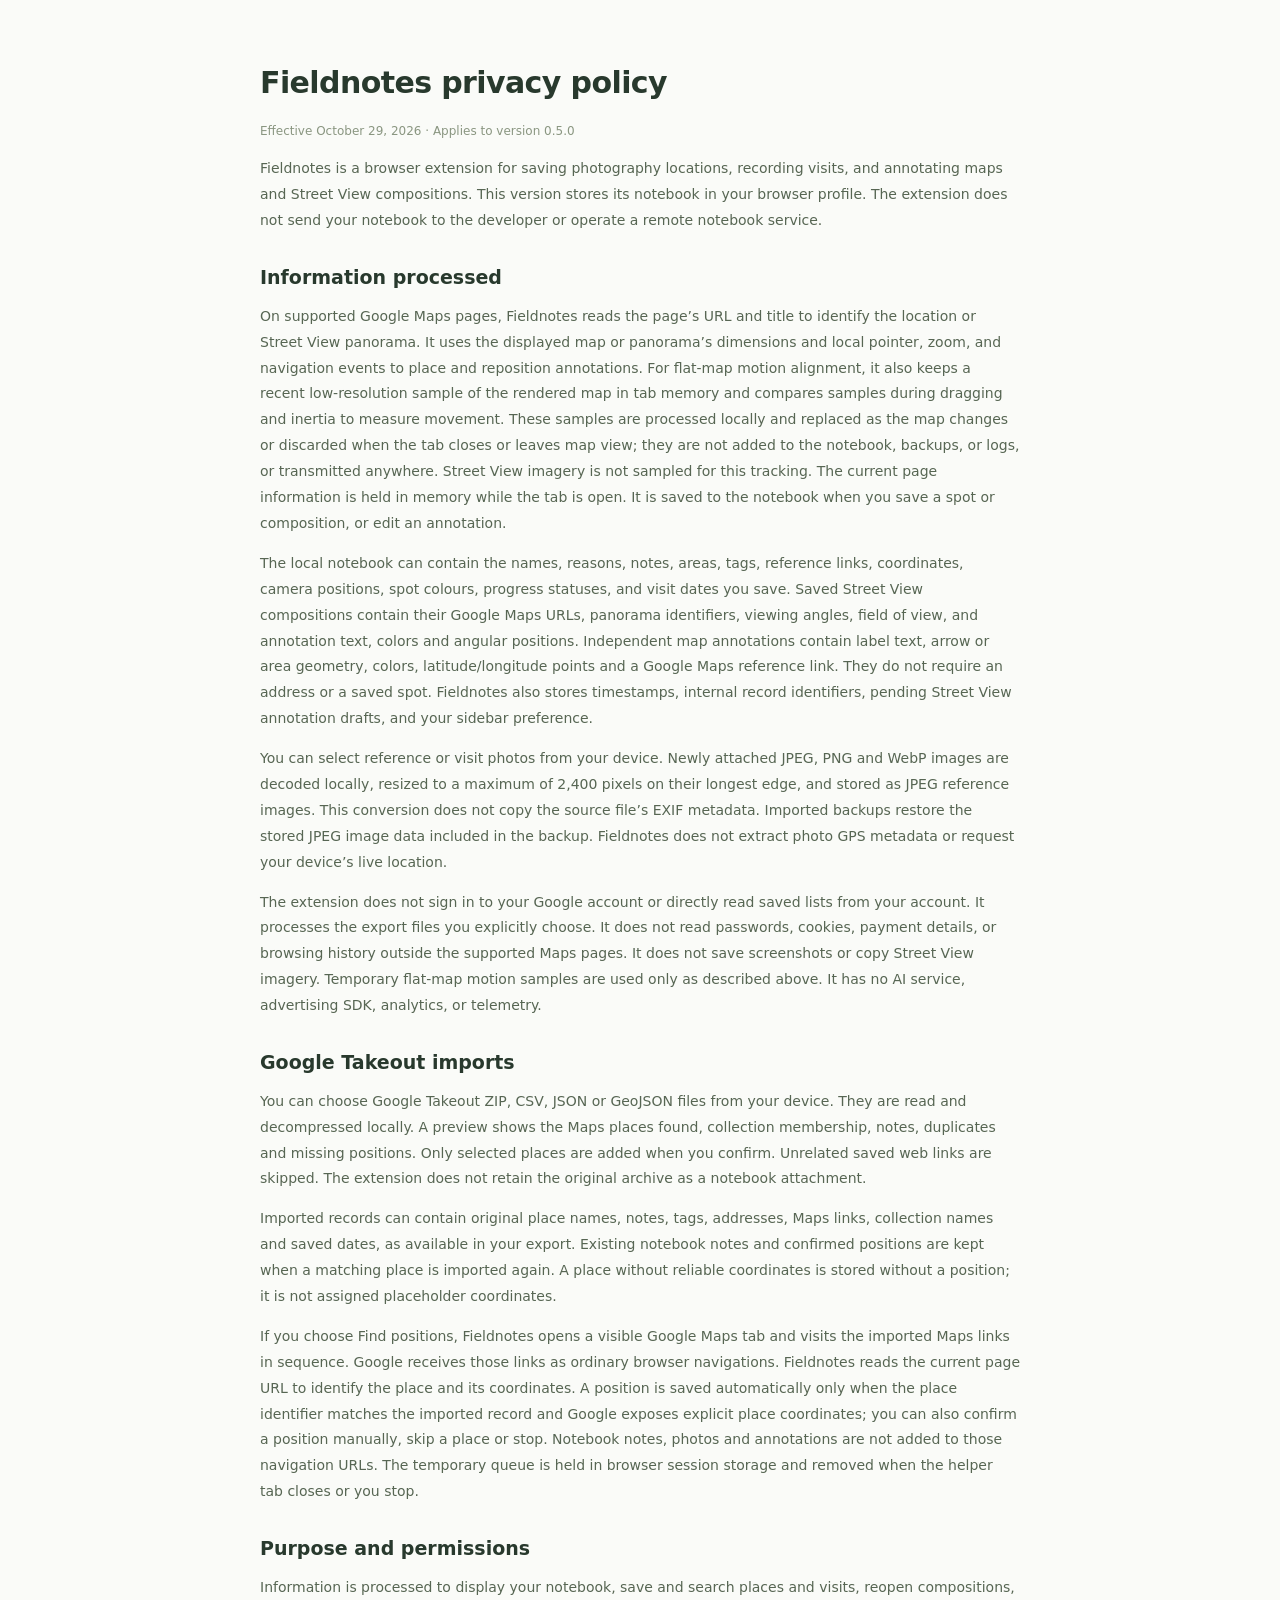
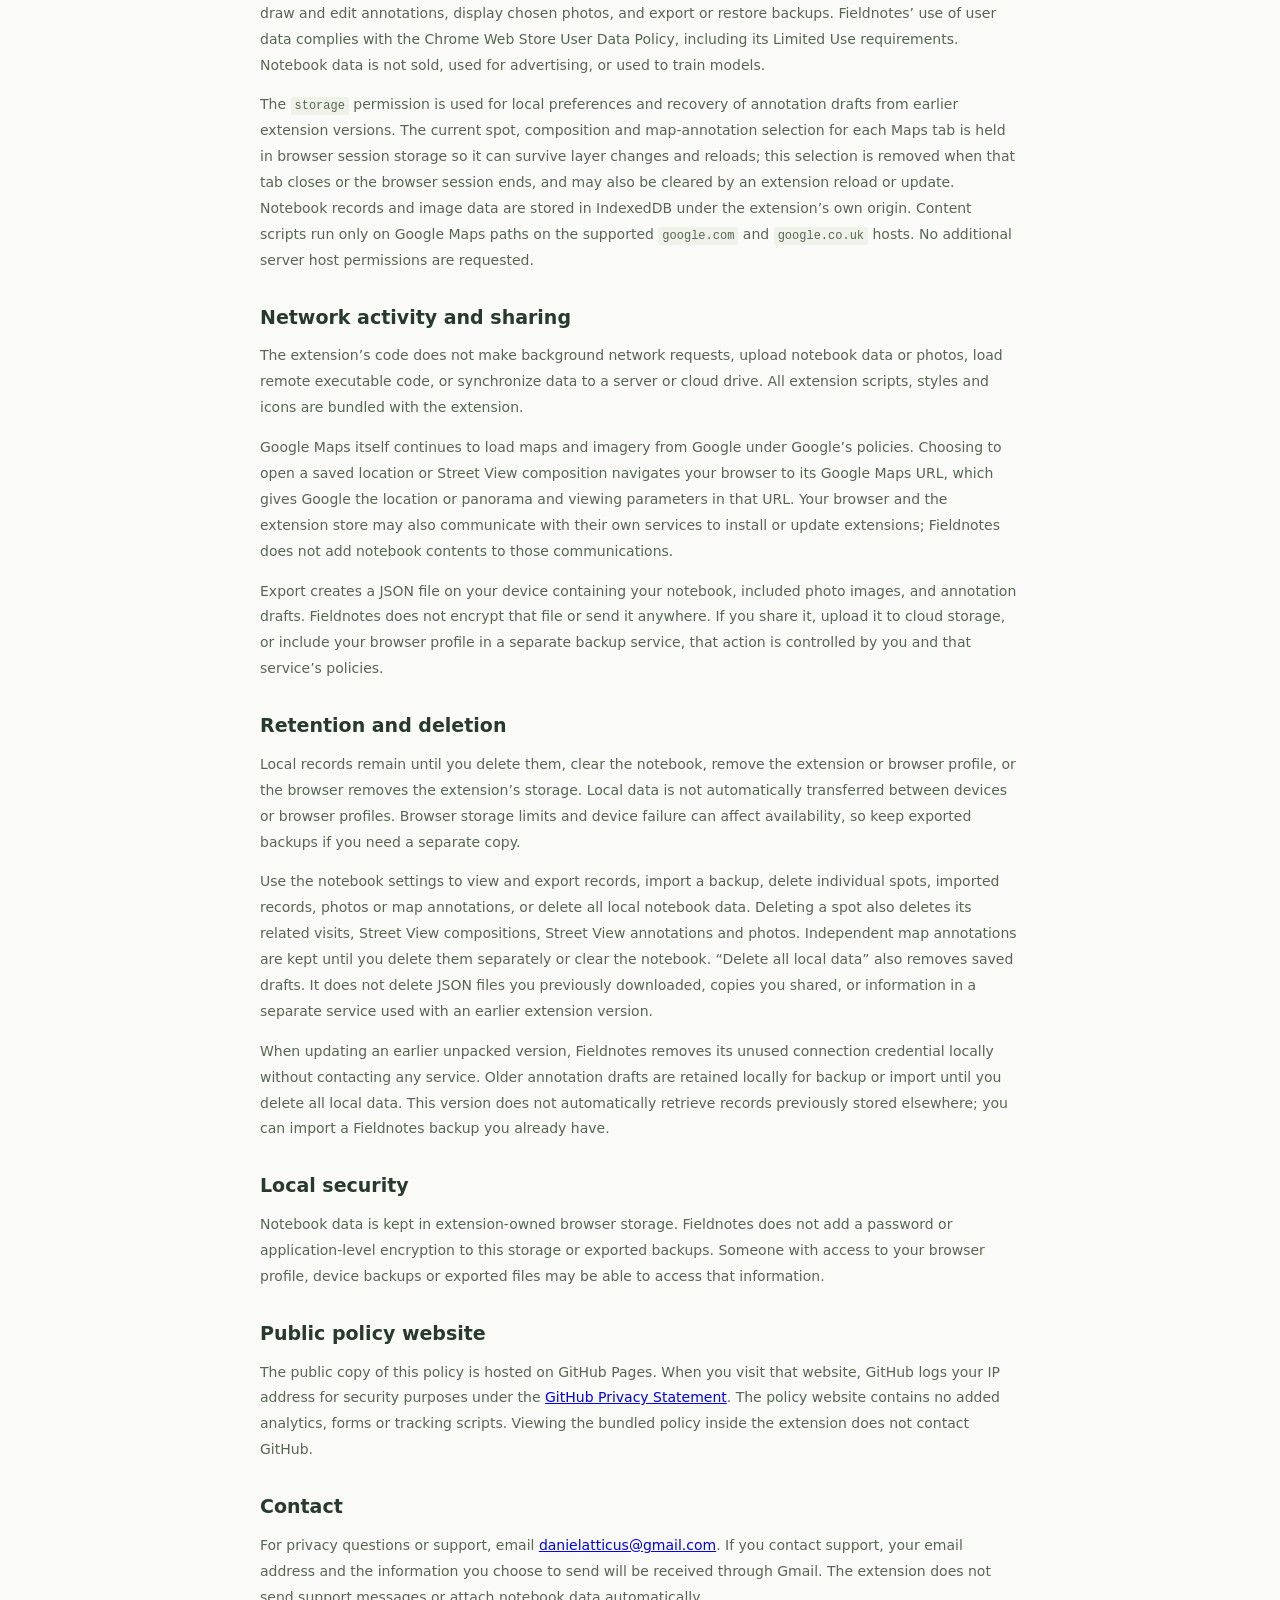
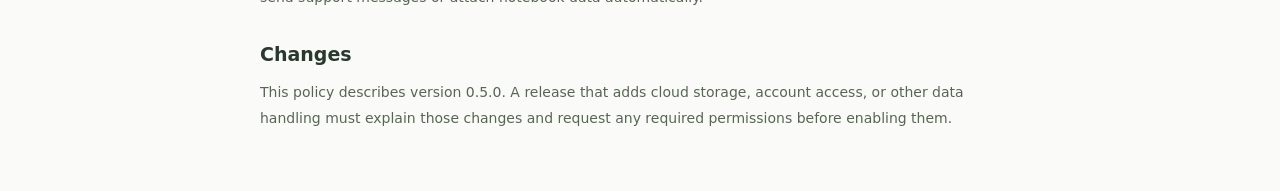
<file: index.html>
<!doctype html>
<html lang="en"><head><meta charset="utf-8"><meta name="viewport" content="width=device-width,initial-scale=1"><title>Fieldnotes privacy policy</title><link rel="stylesheet" href="privacy.css"></head>
<body><main>
<h1>Fieldnotes privacy policy</h1>
<p class="date">Effective October 29, 2026 · Applies to version 0.5.0</p>
<p>Fieldnotes is a browser extension for saving photography locations, recording visits, and annotating maps and Street View compositions. This version stores its notebook in your browser profile. The extension does not send your notebook to the developer or operate a remote notebook service.</p>
<h2>Information processed</h2>
<p>On supported Google Maps pages, Fieldnotes reads the page’s URL and title to identify the location or Street View panorama. It uses the displayed map or panorama’s dimensions and local pointer, zoom, and navigation events to place and reposition annotations. For flat-map motion alignment, it also keeps a recent low-resolution sample of the rendered map in tab memory and compares samples during dragging and inertia to measure movement. These samples are processed locally and replaced as the map changes or discarded when the tab closes or leaves map view; they are not added to the notebook, backups, or logs, or transmitted anywhere. Street View imagery is not sampled for this tracking. The current page information is held in memory while the tab is open. It is saved to the notebook when you save a spot or composition, or edit an annotation.</p>
<p>The local notebook can contain the names, reasons, notes, areas, tags, reference links, coordinates, camera positions, spot colours, progress statuses, and visit dates you save. Saved Street View compositions contain their Google Maps URLs, panorama identifiers, viewing angles, field of view, and annotation text, colors and angular positions. Independent map annotations contain label text, arrow or area geometry, colors, latitude/longitude points and a Google Maps reference link. They do not require an address or a saved spot. Fieldnotes also stores timestamps, internal record identifiers, pending Street View annotation drafts, and your sidebar preference.</p>
<p>You can select reference or visit photos from your device. Newly attached JPEG, PNG and WebP images are decoded locally, resized to a maximum of 2,400 pixels on their longest edge, and stored as JPEG reference images. This conversion does not copy the source file’s EXIF metadata. Imported backups restore the stored JPEG image data included in the backup. Fieldnotes does not extract photo GPS metadata or request your device’s live location.</p>
<p>The extension does not sign in to your Google account or directly read saved lists from your account. It processes the export files you explicitly choose. It does not read passwords, cookies, payment details, or browsing history outside the supported Maps pages. It does not save screenshots or copy Street View imagery. Temporary flat-map motion samples are used only as described above. It has no AI service, advertising SDK, analytics, or telemetry.</p>
<h2>Google Takeout imports</h2>
<p>You can choose Google Takeout ZIP, CSV, JSON or GeoJSON files from your device. They are read and decompressed locally. A preview shows the Maps places found, collection membership, notes, duplicates and missing positions. Only selected places are added when you confirm. Unrelated saved web links are skipped. The extension does not retain the original archive as a notebook attachment.</p>
<p>Imported records can contain original place names, notes, tags, addresses, Maps links, collection names and saved dates, as available in your export. Existing notebook notes and confirmed positions are kept when a matching place is imported again. A place without reliable coordinates is stored without a position; it is not assigned placeholder coordinates.</p>
<p>If you choose Find positions, Fieldnotes opens a visible Google Maps tab and visits the imported Maps links in sequence. Google receives those links as ordinary browser navigations. Fieldnotes reads the current page URL to identify the place and its coordinates. A position is saved automatically only when the place identifier matches the imported record and Google exposes explicit place coordinates; you can also confirm a position manually, skip a place or stop. Notebook notes, photos and annotations are not added to those navigation URLs. The temporary queue is held in browser session storage and removed when the helper tab closes or you stop.</p>
<h2>Purpose and permissions</h2>
<p>Information is processed to display your notebook, save and search places and visits, reopen compositions, draw and edit annotations, display chosen photos, and export or restore backups. Fieldnotes’ use of user data complies with the Chrome Web Store User Data Policy, including its Limited Use requirements. Notebook data is not sold, used for advertising, or used to train models.</p>
<p>The <code>storage</code> permission is used for local preferences and recovery of annotation drafts from earlier extension versions. The current spot, composition and map-annotation selection for each Maps tab is held in browser session storage so it can survive layer changes and reloads; this selection is removed when that tab closes or the browser session ends, and may also be cleared by an extension reload or update. Notebook records and image data are stored in IndexedDB under the extension’s own origin. Content scripts run only on Google Maps paths on the supported <code>google.com</code> and <code>google.co.uk</code> hosts. No additional server host permissions are requested.</p>
<h2>Network activity and sharing</h2>
<p>The extension’s code does not make background network requests, upload notebook data or photos, load remote executable code, or synchronize data to a server or cloud drive. All extension scripts, styles and icons are bundled with the extension.</p>
<p>Google Maps itself continues to load maps and imagery from Google under Google’s policies. Choosing to open a saved location or Street View composition navigates your browser to its Google Maps URL, which gives Google the location or panorama and viewing parameters in that URL. Your browser and the extension store may also communicate with their own services to install or update extensions; Fieldnotes does not add notebook contents to those communications.</p>
<p>Export creates a JSON file on your device containing your notebook, included photo images, and annotation drafts. Fieldnotes does not encrypt that file or send it anywhere. If you share it, upload it to cloud storage, or include your browser profile in a separate backup service, that action is controlled by you and that service’s policies.</p>
<h2>Retention and deletion</h2>
<p>Local records remain until you delete them, clear the notebook, remove the extension or browser profile, or the browser removes the extension’s storage. Local data is not automatically transferred between devices or browser profiles. Browser storage limits and device failure can affect availability, so keep exported backups if you need a separate copy.</p>
<p>Use the notebook settings to view and export records, import a backup, delete individual spots, imported records, photos or map annotations, or delete all local notebook data. Deleting a spot also deletes its related visits, Street View compositions, Street View annotations and photos. Independent map annotations are kept until you delete them separately or clear the notebook. “Delete all local data” also removes saved drafts. It does not delete JSON files you previously downloaded, copies you shared, or information in a separate service used with an earlier extension version.</p>
<p>When updating an earlier unpacked version, Fieldnotes removes its unused connection credential locally without contacting any service. Older annotation drafts are retained locally for backup or import until you delete all local data. This version does not automatically retrieve records previously stored elsewhere; you can import a Fieldnotes backup you already have.</p>
<h2>Local security</h2>
<p>Notebook data is kept in extension-owned browser storage. Fieldnotes does not add a password or application-level encryption to this storage or exported backups. Someone with access to your browser profile, device backups or exported files may be able to access that information.</p>
<h2>Public policy website</h2>
<p>The public copy of this policy is hosted on GitHub Pages. When you visit that website, GitHub logs your IP address for security purposes under the <a href="https://docs.github.com/en/site-policy/privacy-policies/github-general-privacy-statement">GitHub Privacy Statement</a>. The policy website contains no added analytics, forms or tracking scripts. Viewing the bundled policy inside the extension does not contact GitHub.</p>
<h2>Contact</h2>
<p>For privacy questions or support, email <a href="mailto:danielatticus@gmail.com">danielatticus@gmail.com</a>. If you contact support, your email address and the information you choose to send will be received through Gmail. The extension does not send support messages or attach notebook data automatically.</p>
<h2>Changes</h2>
<p>This policy describes version 0.5.0. A release that adds cloud storage, account access, or other data handling must explain those changes and request any required permissions before enabling them.</p>
</main></body></html>
</file>
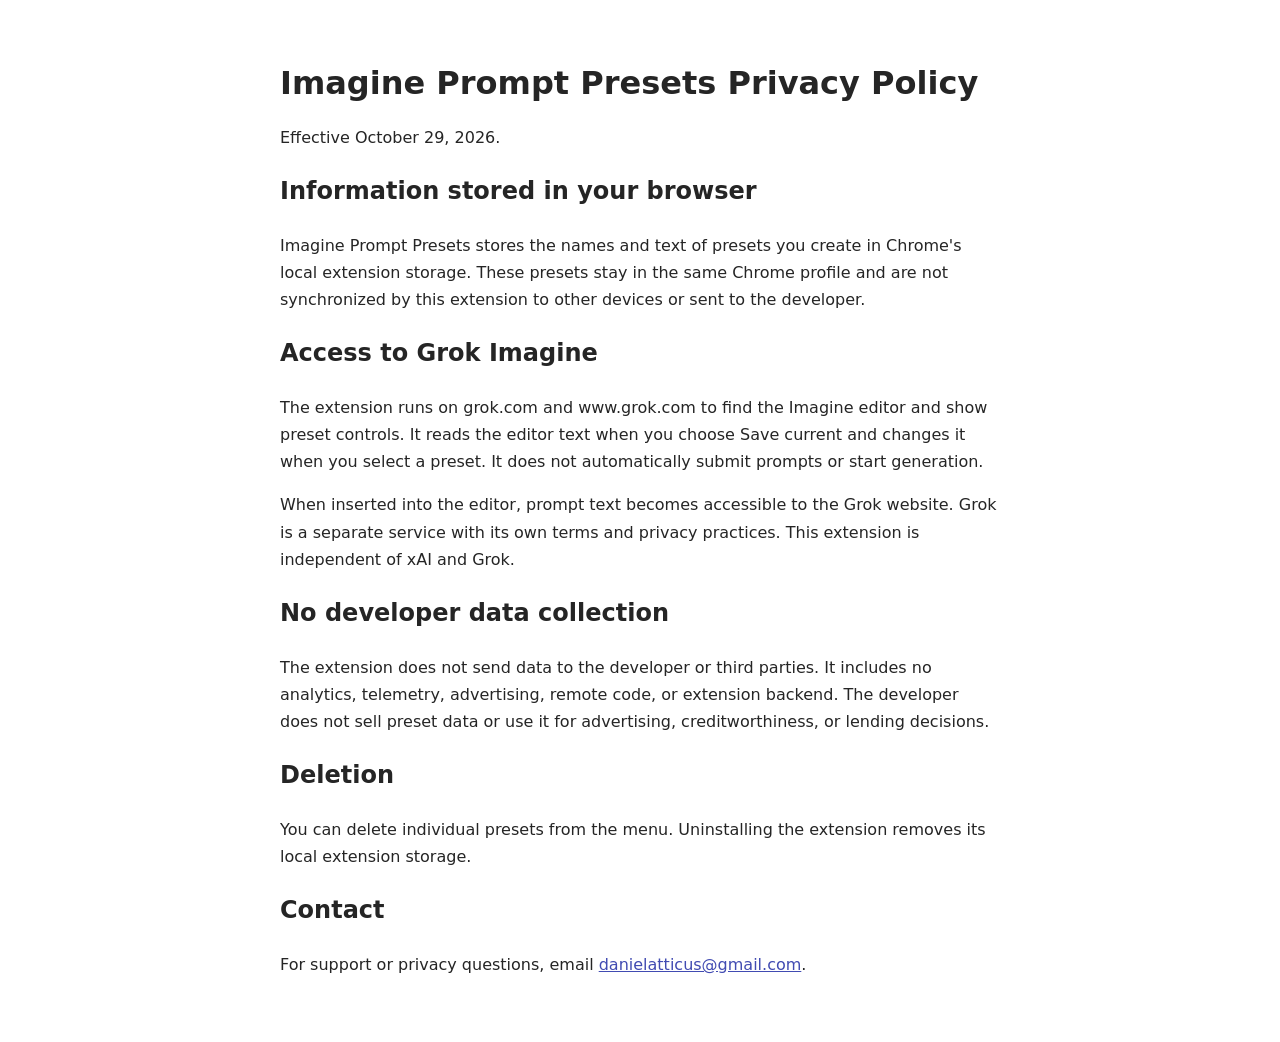
<file: imagine-prompt-presets/index.html>
<!doctype html>
<html lang="en"><meta charset="utf-8"><meta name="viewport" content="width=device-width,initial-scale=1">
<title>Imagine Prompt Presets — Privacy Policy</title>
<style>body{max-width:720px;margin:64px auto;padding:0 24px;font:16px/1.7 system-ui;color:#252525}h1{line-height:1.2}a{color:#414bb2}</style>
<main>
<h1>Imagine Prompt Presets Privacy Policy</h1>
<p>Effective October 29, 2026.</p>
<h2>Information stored in your browser</h2>
<p>Imagine Prompt Presets stores the names and text of presets you create in Chrome's local extension storage. These presets stay in the same Chrome profile and are not synchronized by this extension to other devices or sent to the developer.</p>
<h2>Access to Grok Imagine</h2>
<p>The extension runs on grok.com and www.grok.com to find the Imagine editor and show preset controls. It reads the editor text when you choose Save current and changes it when you select a preset. It does not automatically submit prompts or start generation.</p>
<p>When inserted into the editor, prompt text becomes accessible to the Grok website. Grok is a separate service with its own terms and privacy practices. This extension is independent of xAI and Grok.</p>
<h2>No developer data collection</h2>
<p>The extension does not send data to the developer or third parties. It includes no analytics, telemetry, advertising, remote code, or extension backend. The developer does not sell preset data or use it for advertising, creditworthiness, or lending decisions.</p>
<h2>Deletion</h2>
<p>You can delete individual presets from the menu. Uninstalling the extension removes its local extension storage.</p>
<h2>Contact</h2>
<p>For support or privacy questions, email <a href="mailto:danielatticus@gmail.com">danielatticus@gmail.com</a>.</p>
</main></html>
</file>
<file: privacy.css>
:root{font-family:system-ui,-apple-system,sans-serif;color:#28392d;background:#fafbf8}body{margin:0;padding:45px 22px}main{max-width:760px;margin:auto}h1{font-size:30px;letter-spacing:-.6px;font-weight:600}h2{font-size:19px;margin-top:32px;font-weight:600}p{font-size:14px;line-height:1.85;color:#576653}.date{font-size:12px;color:#8a9681}code{font-size:12px;background:#eef2e9;padding:2px 4px;border-radius:3px}
</file>
